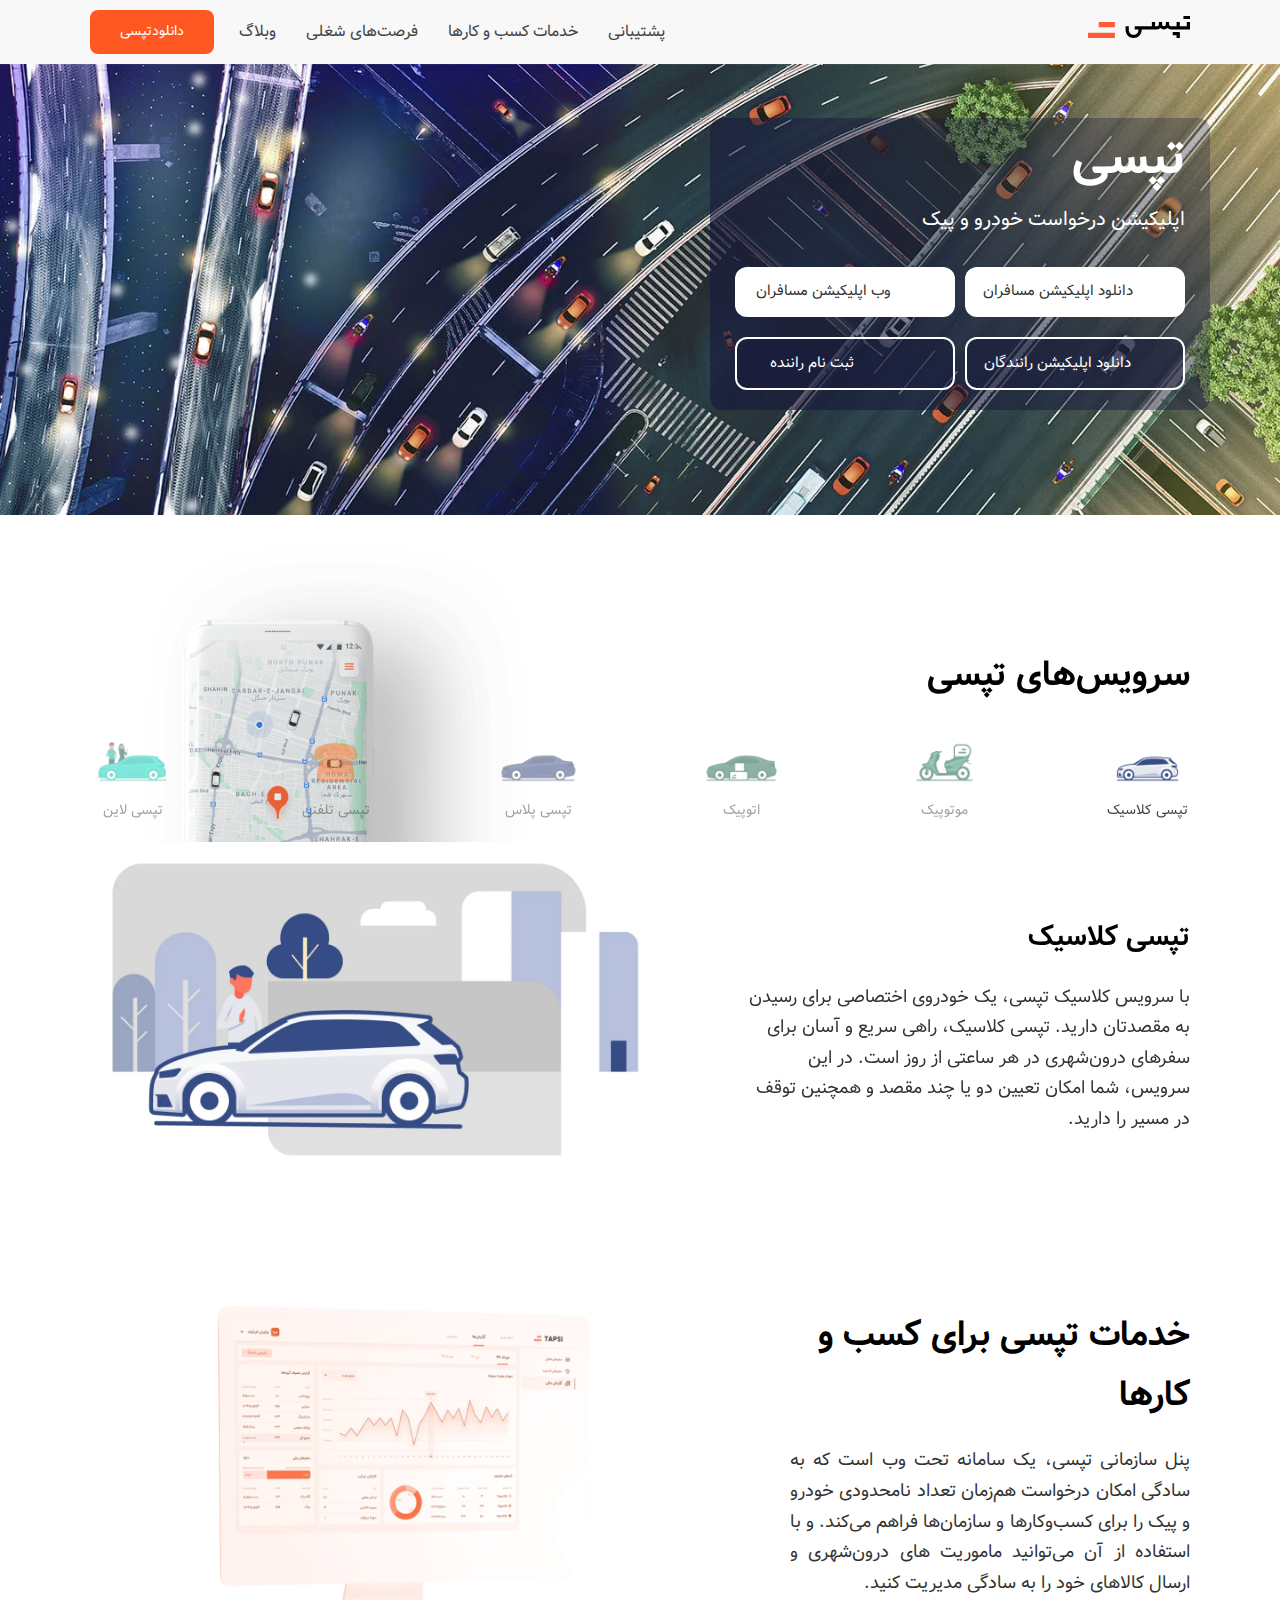
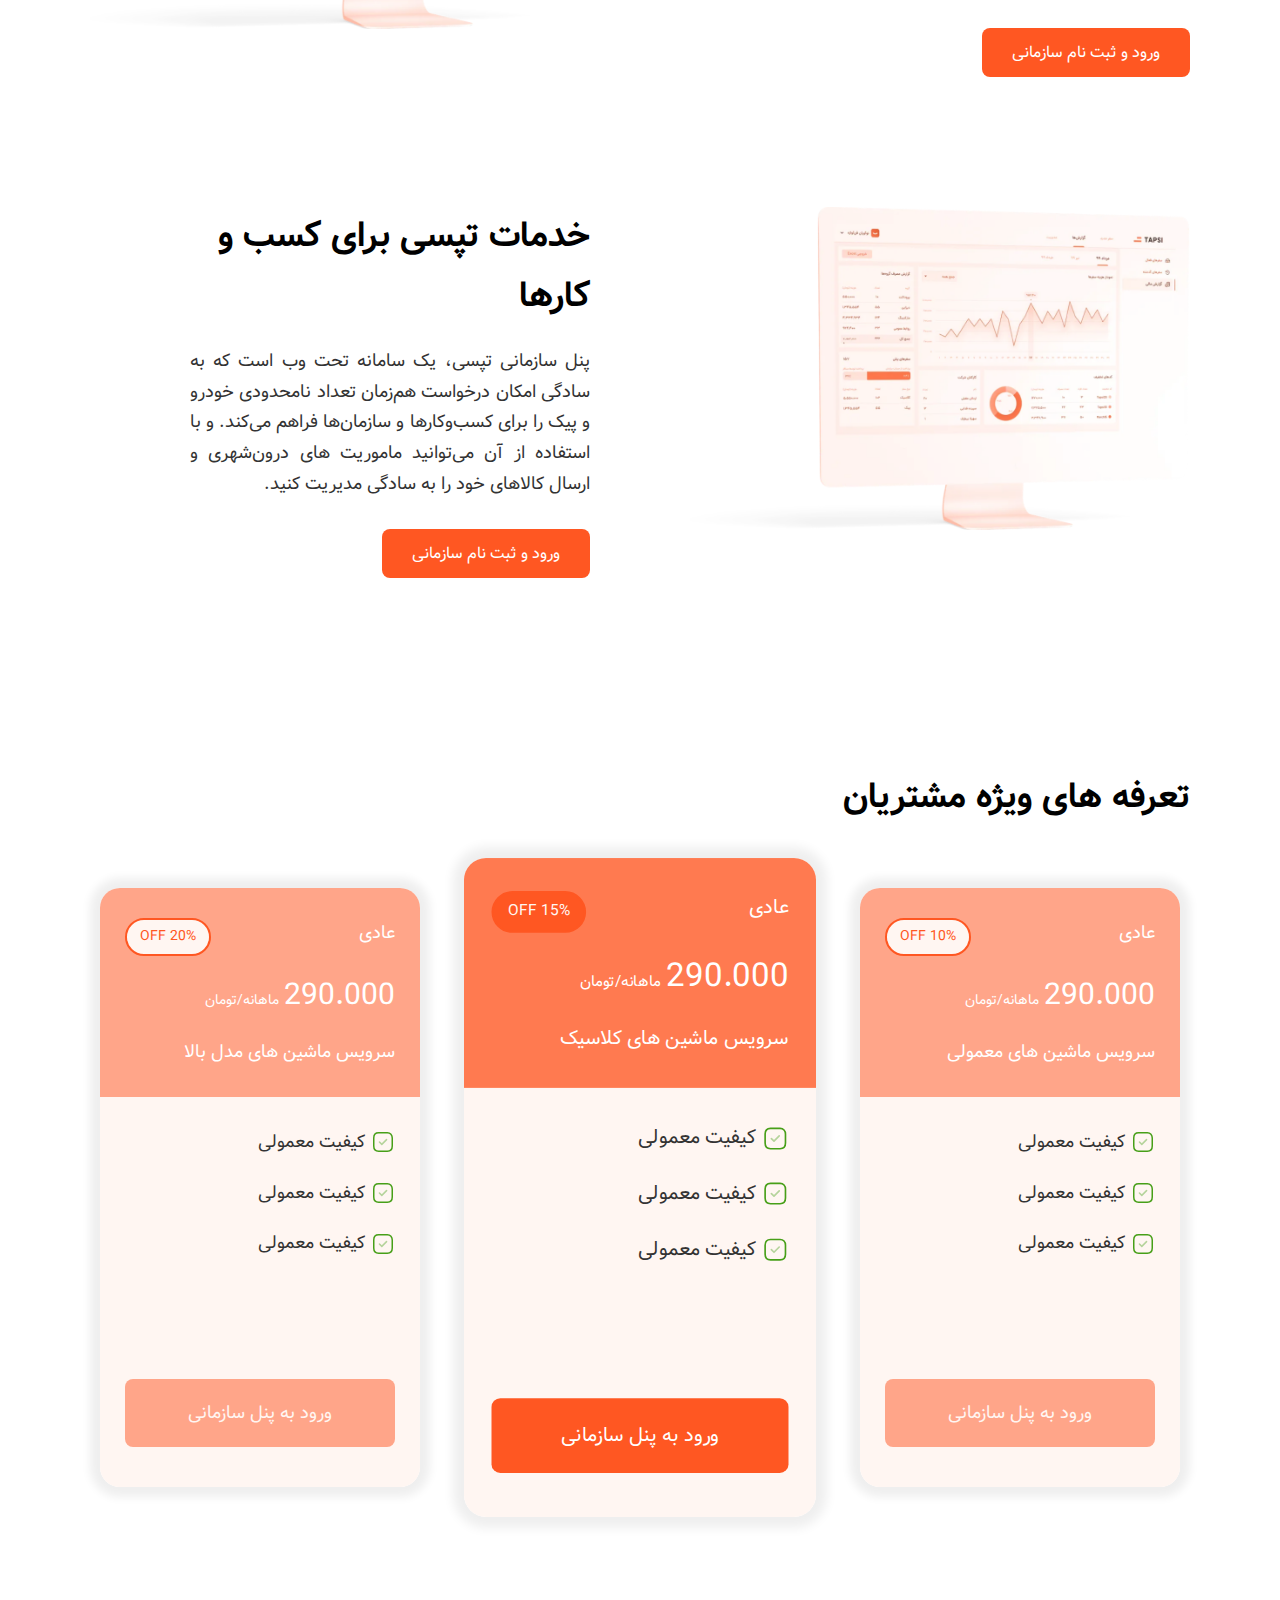
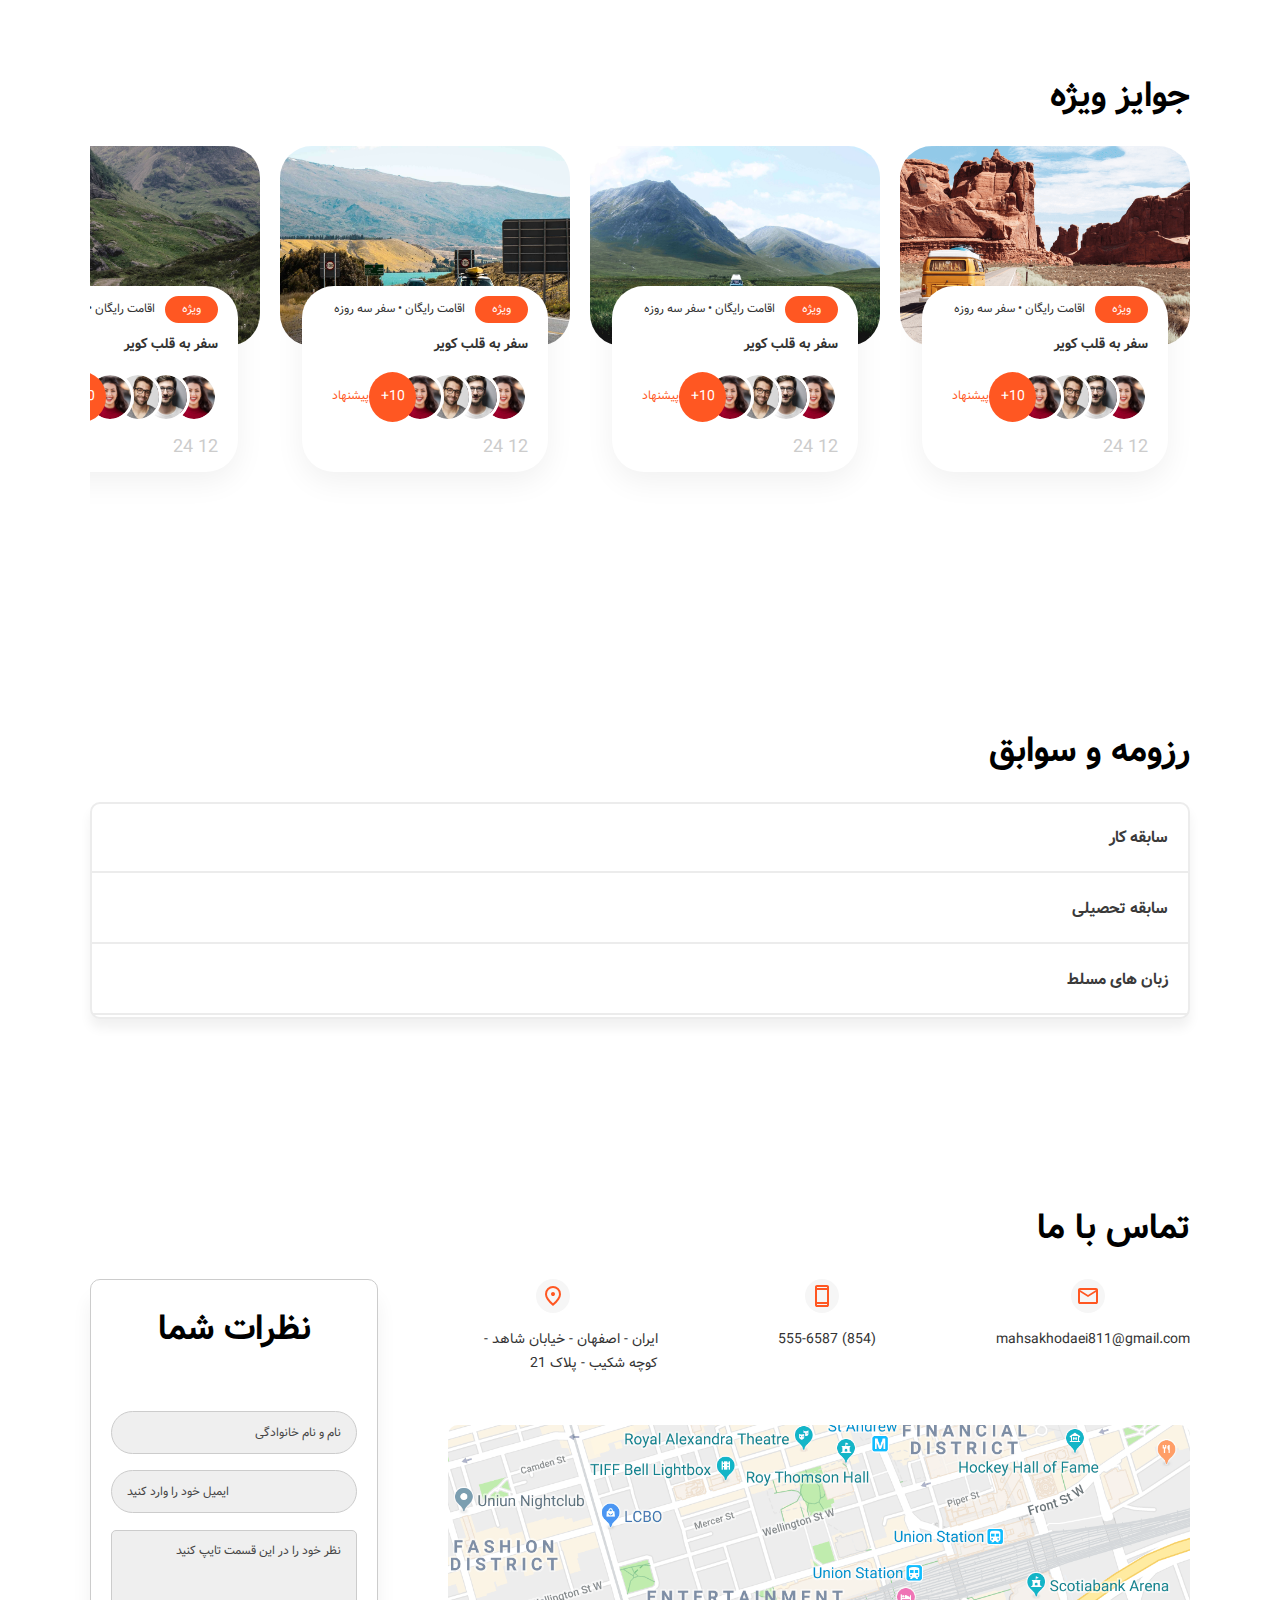
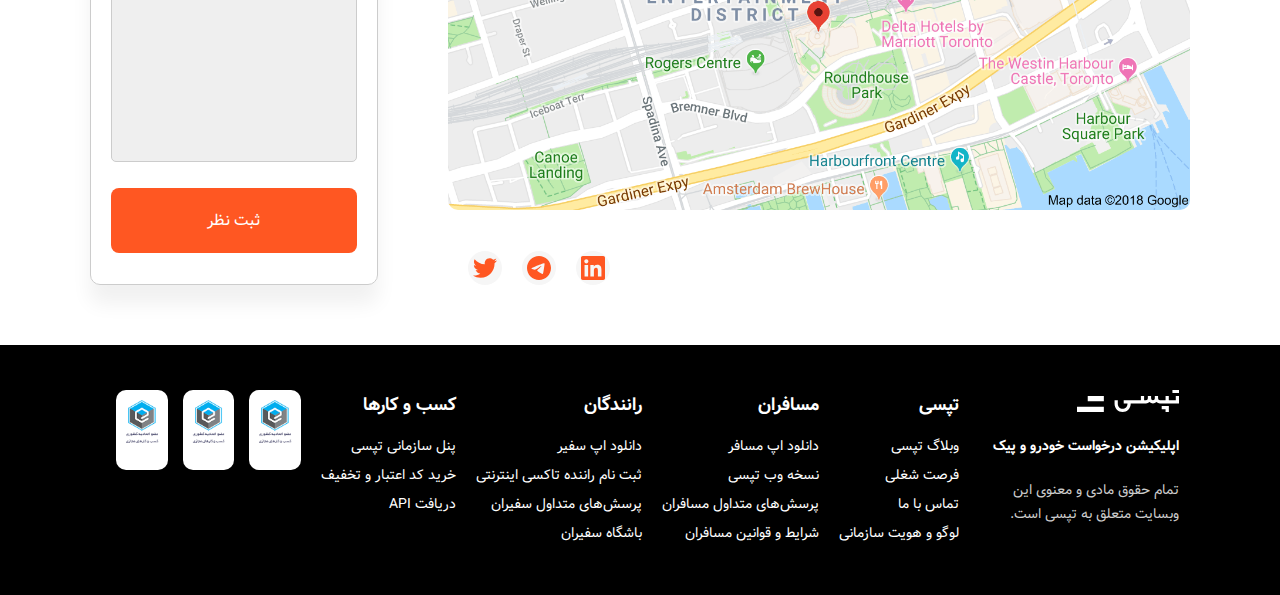
<file: index.html>
<!DOCTYPE html>
<html lang="en" dir="rtl">
  <head>
    <meta charset="UTF-8" />
    <meta http-equiv="X-UA-Compatible" content="IE=edge" />
    <meta name="viewport" content="width=device-width, initial-scale=1.0" />
    <link rel="stylesheet" href="./css/fonts.css" />
    <link rel="stylesheet" href="./css/style.css" />
    <link href="https://unpkg.com/aos@2.3.1/dist/aos.css" rel="stylesheet" />
    <link
      rel="stylesheet"
      href="https://cdnjs.cloudflare.com/ajax/libs/font-awesome/6.0.0-beta2/css/all.min.css"
      integrity="sha512-YWzhKL2whUzgiheMoBFwW8CKV4qpHQAEuvilg9FAn5VJUDwKZZxkJNuGM4XkWuk94WCrrwslk8yWNGmY1EduTA=="
      crossorigin="anonymous"
      referrerpolicy="no-referrer"
    />
    <title>Tapsi Demo</title>
  </head>
  <body>
    <!-- header -->
    <header class="main-header">
      <nav class="nav container">
        <a href="">
          <img src="./assets/images/logo.svg" alt="" />
        </a>
        <div class="nav__toggler">
          <div class="bar bar-one"></div>
          <div class="bar bar-two"></div>
          <div class="bar bar-three"></div>
        </div>
        <ul class="list nav__list">
          <li class="nav__item"><a href="#">پشتیبانی</a></li>
          <li class="nav__item"><a href="#">خدمات کسب و کار‌ها</a></li>
          <li class="nav__item"><a href="#">فرصت‌های شغلی</a></li>
          <li class="nav__item"><a href="#">وبلاگ</a></li>
          <li class="nav__item cta">
            <a href="#" class="btn btn--primary btn--block">دانلودتپسی</a>
          </li>
        </ul>
      </nav>
    </header>
    <!-- hero header -->
    <section class="hero-section">
      <picture>
        <source
          srcset="./assets/images/banner.webp"
          type="image/webp"
          media="(min-width: 768px)"
        />
        <source
          srcset="./assets/images/banner.jpg"
          type="image/jpg"
          media="(min-width: 768px)"
        />
        <source
          srcset="./assets/images/banner-mobile.webp"
          type="image/webp"
          media="(max-width: 768px)"
        />
        <source
          srcset="./assets/images/banner-mobile.jpg"
          type="image/jpg"
          media="(max-width: 768px)"
        />
        <img alt="banner" src="./assets/images/banner.jpg" class="banner-img" />
      </picture>

      <picture>
        <source
          srcset="./assets/images/mockup-phone.png"
          type="image/png"
          media="(min-width: 1024px)"
        />
        <source
          srcset="./assets/images/mockup-phone.webp"
          type="image/webp"
          media="(min-width: 1024px)"
        />
        <img alt="banner mobile" class="banner-phone" />
      </picture>

      <div class="hero-wrapper container">
        <div class="intro-btn">
          <h1>تپسی</h1>
          <h2>اپلیکیشن درخواست خودرو و پیک</h2>
          <div class="intro-wrapper">
            <div class="intro-btn__passenger">
              <span class="icon">
                <i class="fas fa-cloud-download-alt"></i>
              </span>
              <p>دانلود اپلیکیشن مسافران</p>
            </div>
            <div class="intro-btn__passenger">
              <span class="icon">
                <i class="fas fa-cloud-download-alt"></i>
              </span>
              <p>وب اپلیکیشن مسافران</p>
            </div>
            <div class="intro-btn__passenger driver-intro">
              <span class="icon">
                <i class="fas fa-cloud-download-alt"></i>
              </span>
              <p>دانلود اپلیکیشن رانندگان</p>
            </div>
            <div class="intro-btn__passenger driver-intro">
              <span class="icon">
                <i class="fas fa-car"></i>
              </span>
              <p>ثبت نام راننده</p>
            </div>
          </div>
        </div>
      </div>
    </section>
    <!-- services -->
    <section
      class="services container block"
      data-aos="fade-up"
      data-aos-duration="1000"
      data-aos-easing="ease-in-out"
    >
      <h2 class="services__title block-heading">سرویس‌های تپسی</h2>

      <div class="services__tabs">
        <a class="tab active" data-tab-target="nav-classic-tab">
          <img src="assets/images/cc-classic.png" />
          <p>تپسی کلاسیک</p>
        </a>
        <a class="tab" data-tab-target="nav-motopeyk-tab">
          <img src="assets/images/cc-motopeyk.png" />
          <p>موتوپیک</p>
        </a>
        <a class="tab" data-tab-target="nav-autopeyk-tab">
          <img src="assets/images/cc-autopeyk.png" />
          <p>اتوپیک</p>
        </a>
        <a class="tab" data-tab-target="nav-plus-tab">
          <img src="assets/images/cc-plus.png" />
          <p>تپسی پلاس</p>
        </a>
        <a class="tab" data-tab-target="nav-tel-tab">
          <img src="assets/images/cc-tel.png" />
          <p>تپسی تلفنی</p>
        </a>
        <a class="tab" data-tab-target="nav-line-tab">
          <img src="assets/images/cc-line.png" />
          <p>تپسی لاین</p>
        </a>
      </div>

      <div class="container">
        <div class="tab-content active charge" id="nav-classic-tab">
          <div class="feature__image">
            <img src="./assets/images/illus-classic.webp" alt="" />
          </div>
          <div class="feature__detail">
            <h3 class="feature__title">تپسی کلاسیک</h3>
            <p class="feature__text">
              با سرویس کلاسیک تپسی، یک خودروی اختصاصی برای رسیدن به مقصدتان
              دارید. تپسی کلاسیک، راهی سریع و آسان برای سفرهای درون‌شهری در هر
              ساعتی از روز است. در این سرویس، شما امکان تعیین دو یا چند مقصد و
              همچنین توقف در مسیر را دارید.
            </p>
          </div>
        </div>
        <div class="tab-content charge" id="nav-motopeyk-tab">
          <div class="feature__image">
            <img src="./assets/images/illus-motopeyk.webp" alt="" />
          </div>
          <div class="feature__detail">
            <h3 class="feature__title">موتوپیک</h3>
            <p class="feature__text">
              با استفاده از سرویس موتوپیک، بسته‌ها و مرسولاتتان با پیک موتور به
              مقصد ارسال می‌شوند. این سرویس مناسب زمانی است که می‌خواهید مرسوله
              سریع‌تر به مقصد برسد. در این سرویس، شما می‌توانید مسیر رسیدن
              مرسوله‌تان به مقصد را به صورت لحظه‌ای روی نقشه دنبال کنید.
            </p>
          </div>
        </div>
        <div class="tab-content charge" id="nav-autopeyk-tab">
          <div class="feature__image">
            <img src="./assets/images/illus-autopeyk.webp" alt="" />
          </div>
          <div class="feature__detail">
            <h3 class="feature__title">اتوپیک</h3>
            <p class="feature__text">
              اتوپیک سرویسی برای ارسال بسته‌های شما با خودرو است. این سرویس،
              برای زمانی مناسب است که بسته‌های شما، با موتور قابل ارسال نیستند و
              یا در حین جابجایی، نیاز به مراقبت بیشتری دارند. در این سرویس نیز
              امکان رصد لحظه ‌به لحظه موقعیت مکانی مرسوله تا زمان رسیدن به مقصد
              فراهم است.
            </p>
          </div>
        </div>
        <div class="tab-content charge" id="nav-plus-tab">
          <div class="feature__image">
            <img src="./assets/images/illus-plus.webp" alt="" />
          </div>
          <div class="feature__detail">
            <h3 class="feature__title">تپسی پلاس</h3>
            <p class="feature__text">
              در سرویس پلاس تاکسی اینترنتی تپسی، خودرویی با مدل بالاتر و عمر
              کمتر، به دنبال شما خواهد آمد. همچنین، رانندگان این سرویس بالاترین
              امتیاز را از مسافران دریافت کرده‌اند. در این سرویس که در حال حاضر
              در تهران فعال است، امکان تعیین چند مقصد یا توقف در حین سفر، وجود
              دارد.
            </p>
          </div>
        </div>
        <div class="tab-content charge" id="nav-tel-tab">
          <div class="feature__image">
            <img src="./assets/images/illus-tel.webp" alt="" />
          </div>
          <div class="feature__detail">
            <h3 class="feature__title">تپسی تلفنی</h3>
            <p class="feature__text">
              سرویس تپسی تلفنی یا ۱۶۳۰، این امکان را به شما می‌دهد که بدون نیاز
              به اینترنت و اپلیکیشن، درخواست خودرو بدهید. این سرویس تاکسی تلفنی
              مناسب زمانی است که به هر دلیلی دسترسی به اینترنت یا اپلیکیشن
              ندارید. همچنین سرویس تلفنی تپسی، راه حلی مناسب برای افرادی است که
              کار کردن با اپلیکیشن‌های موبایلی برایشان راحت نیست.
            </p>
          </div>
        </div>
        <div class="tab-content charge" id="nav-hamyar-tab">
          <div class="feature__image">
            <img src="./assets/images/illus-hamyar.webp" alt="" />
          </div>
          <div class="feature__detail">
            <h3 class="feature__title">همیار</h3>
            <p class="feature__text">
              سرویس همیار تپسی، به جای شما خرید می‌کند. کافیست فروشگاه مورد نظر
              خود را به عنوان مبدا مشخص کرده و لیست خریدتان را داخل اپ وارد
              کنید. این خرید‌ها می‌تواند از سوپرمارکت یا داروخانه مورد نظر شما
              باشند.
            </p>
          </div>
        </div>
        <div class="tab-content charge" id="nav-line-tab">
          <div class="feature__image">
            <img src="./assets/images/illus-line.webp" alt="" />
          </div>
          <div class="feature__detail">
            <h3 class="feature__title">تپسی لاین</h3>
            <p class="feature__text">
              تپسی لاین سرویسی است که امکان سفر اشتراکی را برایتان فراهم می‌کند.
              در این سرویس شما با مسافر دیگری که هم‌مسیرتان است، هم‌سفر خواهید
              بود و هزینه سفرتان تقسیم می‌شود. این سرویس در حال حاضر به دلیل
              شرایط همه‌گیری بیماری کرونا از دسترس خارج شده اما با بهبود شرایط
              می‌توانید از سرویس لاین استفاده کنید.
            </p>
          </div>
        </div>
      </div>
    </section>
    <!-- feature -->
    <section class="feature container block charge">
      <div class="feature__image">
        <img src="/assets/images/i-mac-1.png" alt="" />
      </div>
      <div class="feature__detail">
        <h2 class="feature__title">خدمات تپسی برای کسب و کارها</h2>
        <p class="feature__text">
          پنل سازمانی تپسی، یک سامانه تحت وب است که به سادگی امکان درخواست
          هم‌زمان تعداد نامحدودی خودرو و پیک را برای کسب‌وکارها و سازمان‌ها
          فراهم می‌کند. و با استفاده از آن می‌توانید ماموریت های درون‌شهری و
          ارسال کالاهای خود را به سادگی مدیریت کنید.
        </p>
        <button class="btn btn--primary">ورود و ثبت نام سازمانی</button>
      </div>
    </section>
    <section class="feature container block">
      <div class="feature__image">
        <img src="/assets/images/i-mac-1.png" alt="" />
      </div>
      <div class="feature__detail">
        <h2 class="feature__title">خدمات تپسی برای کسب و کارها</h2>
        <p class="feature__text">
          پنل سازمانی تپسی، یک سامانه تحت وب است که به سادگی امکان درخواست
          هم‌زمان تعداد نامحدودی خودرو و پیک را برای کسب‌وکارها و سازمان‌ها
          فراهم می‌کند. و با استفاده از آن می‌توانید ماموریت های درون‌شهری و
          ارسال کالاهای خود را به سادگی مدیریت کنید.
        </p>
        <button class="btn btn--primary">ورود و ثبت نام سازمانی</button>
      </div>
    </section>
    <!-- plan -->
    <section class="container block">
      <h2 class="block-heading">تعرفه های ویژه مشتریان</h2>
      <div class="block-plan">
        <div class="plan">
          <div class="card card--secondary">
            <header class="card__header">
              <span class="paln__introduction">
                <span class="plan__name">عادی</span>
                <span class="badge">10% OFF</span>
              </span>
              <span class="plan__price">290.000</span>
              <span class="plan__billing-cycle">ماهانه/تومان</span>
              <span class="plan__discription">سرویس ماشین های معمولی</span>
            </header>
            <div class="card__body">
              <ul class="list list--tick">
                <li class="list__item">کیفیت معمولی</li>
                <li class="list__item">کیفیت معمولی</li>
                <li class="list__item">کیفیت معمولی</li>
              </ul>
              <button class="btn btn--secondary btn--block">
                ورود به پنل سازمانی
              </button>
            </div>
          </div>
        </div>

        <div class="plan plan--popular">
          <div class="card card--primary">
            <header class="card__header">
              <span class="paln__introduction">
                <span class="plan__name">عادی</span>
                <span class="badge badge--primary">15% OFF</span>
              </span>
              <span class="plan__price">290.000</span>
              <span class="plan__billing-cycle">ماهانه/تومان</span>
              <span class="plan__discription">سرویس ماشین های کلاسیک</span>
            </header>
            <div class="card__body">
              <ul class="list list--tick">
                <li class="list__item">کیفیت معمولی</li>
                <li class="list__item">کیفیت معمولی</li>
                <li class="list__item">کیفیت معمولی</li>
              </ul>
              <button class="btn btn--primary btn--block">
                ورود به پنل سازمانی
              </button>
            </div>
          </div>
        </div>

        <div class="plan">
          <div class="card card--secondary">
            <header class="card__header">
              <span class="paln__introduction">
                <span class="plan__name">عادی</span>
                <span class="badge">20% OFF</span>
              </span>
              <span class="plan__price">290.000</span>
              <span class="plan__billing-cycle">ماهانه/تومان</span>
              <span class="plan__discription">سرویس ماشین های مدل بالا</span>
            </header>
            <div class="card__body">
              <ul class="list list--tick">
                <li class="list__item">کیفیت معمولی</li>
                <li class="list__item">کیفیت معمولی</li>
                <li class="list__item">کیفیت معمولی</li>
              </ul>
              <button class="btn btn--secondary btn--block">
                ورود به پنل سازمانی
              </button>
            </div>
          </div>
        </div>
      </div>
    </section>
    <!-- travell -->
    <section class="container block">
      <h2 class="block-heading">جوایز ویژه</h2>
      <div class="travell">
        <div class="travell__slides">
          <div class="travell__slide">
            <div class="slide__img">
              <img src="./assets/images/travell.png" alt="travell image" />
            </div>
            <div class="slide__detail">
              <div class="slide__header">
                <span class="badge badge--primary">ویژه</span>
                <p>اقامت رایگان &bull; سفر سه روزه</p>
              </div>
              <p class="slide__title">سفر به قلب کویر</p>
              <div class="avatar-group">
                <div class="avatar">
                  <img src="./assets/images/avatar-1.jpg" alt="avatar-1" />
                </div>
                <div class="avatar">
                  <img src="./assets/images/avatar-2.jpeg" alt="avatar-2" />
                </div>
                <div class="avatar">
                  <img src="./assets/images/avatar-3.jpg" alt="avatar-3" />
                </div>
                <div class="avatar">
                  <img src="./assets/images/avatar-1.jpg" alt="avatar-1" />
                </div>
                <div class="hidden-avatars">10+</div>
                <span class="slide__suggest">پیشنهاد</span>
              </div>
              <div class="slide__icons">
                <div class="">
                  <i class="fas fa-heart"></i>
                  <span>12</span>
                  <i class="far fa-eye"></i>
                  <span>24</span>
                </div>
                <div>
                  <i class="far fa-edit"></i>
                  <i class="far fa-trash-alt"></i>
                </div>
              </div>
            </div>
          </div>

          <div class="travell__slide">
            <div class="slide__img">
              <img src="./assets/images/travell-2.jpg" alt="travell image" />
            </div>
            <div class="slide__detail">
              <div class="slide__header">
                <span class="badge badge--primary">ویژه</span>
                <p>اقامت رایگان &bull; سفر سه روزه</p>
              </div>
              <p class="slide__title">سفر به قلب کویر</p>
              <div class="avatar-group">
                <div class="avatar">
                  <img src="./assets/images/avatar-1.jpg" alt="avatar-1" />
                </div>
                <div class="avatar">
                  <img src="./assets/images/avatar-2.jpeg" alt="avatar-2" />
                </div>
                <div class="avatar">
                  <img src="./assets/images/avatar-3.jpg" alt="avatar-3" />
                </div>
                <div class="avatar">
                  <img src="./assets/images/avatar-1.jpg" alt="avatar-1" />
                </div>
                <div class="hidden-avatars">10+</div>
                <span class="slide__suggest">پیشنهاد</span>
              </div>
              <div class="slide__icons">
                <div class="">
                  <i class="fas fa-heart"></i>
                  <span>12</span>
                  <i class="far fa-eye"></i>
                  <span>24</span>
                </div>
                <div>
                  <i class="far fa-edit"></i>
                  <i class="far fa-trash-alt"></i>
                </div>
              </div>
            </div>
          </div>

          <div class="travell__slide">
            <div class="slide__img">
              <img src="./assets/images/travell-3.jpg" alt="travell image" />
            </div>
            <div class="slide__detail">
              <div class="slide__header">
                <span class="badge badge--primary">ویژه</span>
                <p>اقامت رایگان &bull; سفر سه روزه</p>
              </div>
              <p class="slide__title">سفر به قلب کویر</p>
              <div class="avatar-group">
                <div class="avatar">
                  <img src="./assets/images/avatar-1.jpg" alt="avatar-1" />
                </div>
                <div class="avatar">
                  <img src="./assets/images/avatar-2.jpeg" alt="avatar-2" />
                </div>
                <div class="avatar">
                  <img src="./assets/images/avatar-3.jpg" alt="avatar-3" />
                </div>
                <div class="avatar">
                  <img src="./assets/images/avatar-1.jpg" alt="avatar-1" />
                </div>
                <div class="hidden-avatars">10+</div>
                <span class="slide__suggest">پیشنهاد</span>
              </div>
              <div class="slide__icons">
                <div class="">
                  <i class="fas fa-heart"></i>
                  <span>12</span>
                  <i class="far fa-eye"></i>
                  <span>24</span>
                </div>
                <div>
                  <i class="far fa-edit"></i>
                  <i class="far fa-trash-alt"></i>
                </div>
              </div>
            </div>
          </div>

          <div class="travell__slide">
            <div class="slide__img">
              <img src="./assets/images/travell-4.jpg" alt="travell image" />
            </div>
            <div class="slide__detail">
              <div class="slide__header">
                <span class="badge badge--primary">ویژه</span>
                <p>اقامت رایگان &bull; سفر سه روزه</p>
              </div>
              <p class="slide__title">سفر به قلب کویر</p>
              <div class="avatar-group">
                <div class="avatar">
                  <img src="./assets/images/avatar-1.jpg" alt="avatar-1" />
                </div>
                <div class="avatar">
                  <img src="./assets/images/avatar-2.jpeg" alt="avatar-2" />
                </div>
                <div class="avatar">
                  <img src="./assets/images/avatar-3.jpg" alt="avatar-3" />
                </div>
                <div class="avatar">
                  <img src="./assets/images/avatar-1.jpg" alt="avatar-1" />
                </div>
                <div class="hidden-avatars">10+</div>
                <span class="slide__suggest">پیشنهاد</span>
              </div>
              <div class="slide__icons">
                <div class="">
                  <i class="fas fa-heart"></i>
                  <span>12</span>
                  <i class="far fa-eye"></i>
                  <span>24</span>
                </div>
                <div>
                  <i class="far fa-edit"></i>
                  <i class="far fa-trash-alt"></i>
                </div>
              </div>
            </div>
          </div>
        </div>
      </div>
    </section>
    <!-- accordion -->
    <section class="container block">
      <h2 class="block-heading">رزومه و سوابق</h2>
      <div class="accordion-wrapper">
        <div class="accordion">
          <header class="accordion__header">
            <h2 class="accordion__heading">سابقه کار</h2>
            <span>
              <i class="fas fa-chevron-circle-left"></i>
            </span>
          </header>
          <div class="accordion__content">
            <p>
              ورم ایپسوم متن ساختگی با تولید سادگی نامفهوم از صنعت چاپ و با
              استفاده از طراحان گرافیک است. چاپگرها و متون بلکه روزنامه و مجله
              در ستون و سطرآنچنان که لازم است و برای شرایط فعلی تکنولوژی مورد
              نیاز و کاربردهای متنوع با هدف بهبود ابزارهای کاربردی می باشد.
            </p>
          </div>
        </div>
        <div class="accordion">
          <header class="accordion__header">
            <h2 class="accordion__heading">سابقه تحصیلی</h2>
            <span>
              <i class="fas fa-chevron-circle-left"></i>
            </span>
          </header>
          <div class="accordion__content">
            <p>
              ورم ایپسوم متن ساختگی با تولید سادگی نامفهوم از صنعت چاپ و با
              استفاده از طراحان گرافیک است. چاپگرها و متون بلکه روزنامه و مجله
              در ستون و سطرآنچنان که لازم است و برای شرایط فعلی تکنولوژی مورد
              نیاز و کاربردهای متنوع با هدف بهبود ابزارهای کاربردی می باشد.
            </p>
          </div>
        </div>
        <div class="accordion">
          <header class="accordion__header">
            <h2 class="accordion__heading">زبان های مسلط</h2>
            <span>
              <i class="fas fa-chevron-circle-left"></i>
            </span>
          </header>
          <div class="accordion__content">
            <p>
              ورم ایپسوم متن ساختگی با تولید سادگی نامفهوم از صنعت چاپ و با
              استفاده از طراحان گرافیک است. چاپگرها و متون بلکه روزنامه و مجله
              در ستون و سطرآنچنان که لازم است و برای شرایط فعلی تکنولوژی مورد
              نیاز و کاربردهای متنوع با هدف بهبود ابزارهای کاربردی می باشد.
            </p>
          </div>
        </div>
      </div>
    </section>
    <!-- contact us -->
    <section class="container block">
      <h2 class="block-heading">تماس با ما</h2>
      <div class="contact-us">
        <div class="contact-us__social">
          <span class="icon-container">
            <svg class="icon">
              <use xlink:href="/assets/images/svg-sprite.svg#linkedin"></use>
            </svg>
          </span>
          <span class="icon-container">
            <svg class="icon">
              <use xlink:href="/assets/images/svg-sprite.svg#telegram"></use>
            </svg>
          </span>
          <span class="icon-container">
            <svg class="icon">
              <use xlink:href="/assets/images/svg-sprite.svg#twitter"></use>
            </svg>
          </span>
        </div>

        <div class="contact-us__icons">
          <div class="icon-holder">
            <span class="icon-holder__label">mahsakhodaei811@gmail.com</span>
            <span class="icon-container">
              <svg class="icon">
                <use xlink:href="/assets/images/svg-sprite.svg#mail"></use>
              </svg>
            </span>
          </div>
          <div class="icon-holder">
            <span class="icon-holder__label">(854) 555-6587</span>
            <span class="icon-container">
              <svg class="icon">
                <use
                  xlink:href="/assets/images/svg-sprite.svg#smartphone"
                ></use>
              </svg>
            </span>
          </div>
          <div class="icon-holder">
            <span class="icon-holder__label"
              >ایران - اصفهان - خیابان شاهد - کوچه شکیب - پلاک 21</span
            >
            <span class="icon-container">
              <svg class="icon">
                <use xlink:href="/assets/images/svg-sprite.svg#location"></use>
              </svg>
            </span>
          </div>
        </div>

        <div class="contact-us__map">
          <img src="./assets/images/map.png" alt="location us" />
        </div>

        <div class="contact-us__form">
          <div class="form-wrapper">
            <h3>نظرات شما</h3>
            <form>
              <input type="text" placeholder="نام و نام خانوادگی" />
              <input
                type="email"
                placeholder="ایمیل خود را وارد کنید"
                dir="ltr"
              />
              <textarea
                rows="10"
                placeholder="نظر خود را در این قسمت تایپ کنید"
              ></textarea>
              <button class="btn btn--primary" type="submit">ثبت نظر</button>
            </form>
          </div>
        </div>
      </div>
    </section>

    <!-- footer -->
    <footer class="main-footer">
      <div class="container footer">
        <div class="footer__item">
          <a href=""
            ><img
              src="./assets/images/tapsi-logo-white.svg"
              alt="logo footer"
            />
          </a>
          <h3>اپلیکیشن درخواست خودرو و پیک</h3>
          <p class="copy-right">
            تمام حقوق مادی و معنوی این وبسایت متعلق به تپسی است.
          </p>
        </div>
        <div class="footer__item">
          <h6>تپسی</h6>
          <a href="">وبلاگ تپسی</a>
          <a href="">فرصت شغلی</a>
          <a href="">تماس با ما</a>
          <a href="">لوگو و هویت سازمانی</a>
        </div>
        <div class="footer__item">
          <h6>مسافران</h6>
          <a href="">دانلود اپ مسافر</a>
          <a href="">نسخه وب تپسی</a>
          <a href="">پرسش‌های متداول مسافران</a>
          <a href="">شرایط و قوانین مسافران</a>
        </div>
        <div class="footer__item">
          <h6>رانندگان</h6>
          <a href="">دانلود اپ سفیر</a>
          <a href="">ثبت نام راننده تاکسی اینترنتی</a>
          <a href="">پرسش‌های متداول سفیران</a>
          <a href="">باشگاه سفیران</a>
        </div>
        <div class="footer__item">
          <h6>کسب و کارها</h6>
          <a href="">پنل سازمانی تپسی</a>
          <a href="">خرید کد اعتبار و تخفیف</a>
          <a href="">دریافت API</a>
        </div>
        <div class="footer__item enemad">
          <div class="footer__enemad">
            <img src="./assets/images/enemad.png" alt="" />
          </div>
          <div class="footer__enemad">
            <img src="./assets/images/enemad.png" alt="" />
          </div>
          <div class="footer__enemad">
            <img src="./assets/images/enemad.png" alt="" />
          </div>
        </div>
      </div>
    </footer>

    <script src="./js/main.js"></script>
    <script src="https://unpkg.com/aos@2.3.1/dist/aos.js"></script>
    <script>
      AOS.init();
    </script>
  </body>
</html>
</file>
<file: css/fonts.css>
@font-face {
  font-family: "vazir";
  font-weight: 400;
  font-style: normal;
  src: url("../assets/fonts/Vazir.woff") format("woff");
}

@font-face {
  font-family: "vazir";
  font-weight: 700;
  font-style: normal;
  src: url("../assets/fonts/Vazir-Bold.woff") format("woff");
}

body, button{
    font-family: 'vazir';
}
</file>
<file: css/style.css>
/* Reset css */

*,
*::after,
*::before {
  box-sizing: border-box;
  margin: 0;
  padding: 0;
}

/* Root variable */
:root {
  --color-primary: #ff5722;
  --color-primary-light: #ff7a50;
  --color-secondary-light: #fff6f2;
  --color-secondary-dark: #ffa589;
  --color-navbar: #f8f8f8;
  --color-headings: #000;
  --color-body: #333333;
  --color-white: #fff;
  --avatar-size: 50px;
}
html {
  font-size: 62.5%;
}

body {
  color: var(--color-body);
  font-size: 1.4rem;
  line-height: 1.7;
}

h1,
h2,
h3 {
  color: var(--color-headings);
}
h1 {
  font-size: 2.5rem;
}
h2,
h3 {
  font-size: 2.2rem;
  margin-bottom: 1.5rem;
}
@media screen and (min-width: 1024px) {
  body {
    font-size: 1.8rem;
  }
  h1 {
    font-size: 5rem;
  }
  h2,
  h3 {
    font-size: 3.5rem;
    margin-bottom: 2rem;
  }
}
/* button */
.btn {
  outline: none;
  border: 0ch;
  cursor: pointer;
  padding: 2rem 2.5rem;
  border-radius: 8px;
  text-align: center;
  white-space: nowrap;
  font-size: 1.4rem;
  margin: 1rem 0;
}

.btn--primary {
  color: var(--color-white);
  background-color: var(--color-primary);
}
.btn--secondary {
  background-color: var(--color-secondary-dark);
  color: var(--color-secondary-light);
}

.btn--block {
  width: 100%;
  font-size: 1.6rem;
}

@media screen and (min-width: 1024px) {
  .btn {
    font-size: 1.6rem;
  }
  .btn--block {
    font-size: 2rem;
  }
}

/* badge */
.badge {
  border: 2px solid var(--color-primary);
  border-radius: 32px;
  font-size: 1.2rem;
  padding: 0.5rem 1.3rem;
  text-transform: uppercase;
  color: var(--color-primary);
  background-color: var(--color-secondary-light);
}

.badge--primary {
  color: var(--color-secondary-light);
  background-color: var(--color-primary);
}
@media screen and (min-width: 1024px) {
  .badge {
    font-size: 1.4rem;
  }
}

/* list */

.list {
  list-style: none;
  font-size: 1.6rem;
}
.list--inline .list__item {
  display: inline-block;
  margin-left: 2rem;
}
/* .list--tick .list__item::before {
  content: "";
  width: 20px;
  height: 20px;
  background: url(../assets/images/Tick-Square.svg) no-repeat;
  padding-right: 3rem;
} */
.list--tick .list__item {
  background: url(../assets/images/Tick-Square.svg) no-repeat right center;
  padding-right: 3rem;
  margin-bottom: 1.5rem;
}
@media screen and (min-width: 1024px) {
  .list {
    font-size: 1.8rem;
  }
  .list--tick .list__item {
    margin-bottom: 2rem;
  }
}

/* Plan */
.block-plan {
  display: grid;
  gap: 8rem 6rem;
  justify-content: center;
  grid-template-columns: repeat(auto-fit, minmax(250px, 320px));
  margin-top: 6rem;
}
.plan {
  font-size: 1.8rem;
  transition: all 0.5s ease-in-out;
}
.card {
  border-radius: 20px;
  overflow: hidden;
  box-shadow: 0 0 10px 10px #efefef;
}
.card--primary .card__header {
  background: var(--color-primary-light);
}
.card--secondary .card__header {
  background: var(--color-secondary-dark);
}
.card__header,
.card__body {
  padding: 3rem 2.5rem;
}
.card__header {
  background: var(--color-secondary-dark);
  color: var(--color-white);
}
.card__body {
  background: var(--color-secondary-light);
}
.paln__introduction {
  display: flex;
  justify-content: space-between;
  margin-bottom: 1.5rem;
}
.plan__price {
  font-size: 3rem;
}
.plan__billing-cycle {
  font-size: 1.4rem;
}
.plan__discription {
  display: block;
  margin-top: 1.5rem;
}
.plan .btn--block {
  font-size: 1.6rem;
  margin-top: 10rem;
}
.plan:hover {
  transform: scale(1.05);
}
.plan--popular:hover {
  transform: scale(1.15);
}
@media screen and (min-width: 1024px) {
  .plan .btn--block {
    font-size: 1.8rem;
  }
  .plan--popular {
    transform: scale(1.1);
  }
}
/* container */
.container {
  max-width: 1140px;
  margin: 0 auto;
}

/* Feature */
.feature {
  display: grid;
  justify-content: center;
  padding: 2rem;
  gap: 0rem 10rem;
}
.feature .feature__text {
  margin-bottom: 2rem;
  text-align: justify;
}
.feature__image > img {
  width: 100%;
  height: auto;
}
.feature__image {
  margin-bottom: 2rem;
}
.feature .btn {
  padding: 1.2rem 3rem;
}
@media screen and (min-width: 1024px) {
  .feature {
    grid-template-columns: repeat(2, 1fr);
    gap: 6rem 10rem;
  }
  .charge .feature__image {
    order: 1;
  }
  .feature__image {
    width: 100%;
    /* order: 1; */
    margin-bottom: 0;
  }
  .feature__details {
    order: 1;
  }
  .feature__image > img {
    width: 100%;
  }
}
/* contactUs */
.contact-us {
  display: grid;
  justify-content: center;
  gap: 3rem 4rem;
}
.contact-us__map {
  display: none;
}
.contact-us__map img {
  height: auto;
  width: 100%;
  border-radius: 10px;
}

@media screen and (min-width: 1024px) {
  .contact-us {
    grid-template-areas:
      "info form"
      "map form"
      "icons form";
    grid-template-columns: 70fr 30fr;
  }
  .contact-us__social {
    grid-area: icons;
  }
  .contact-us__map {
    grid-area: map;
    display: block;
  }
  .contact-us__form {
    grid-area: form;
    margin-right: 3rem;
  }
  .contact-us__icons {
    grid-area: info;
  }
}
/* Icons */
.icon {
  width: 24px;
  height: 24px;
}
.icon-container {
  width: 34px;
  height: 34px;
  display: flex;
  justify-content: center;
  align-items: center;
  background-color: #f6f6f6;
  border-radius: 100%;
  cursor: pointer;
}
.contact-us__icons {
  display: flex;
  flex-direction: column;
  align-items: flex-end;
}
.contact-us__icons .icon-holder {
  display: flex;
  align-items: center;
  margin-bottom: 2rem;
}

.icon-holder__label {
  margin-left: 1rem;
  display: block;
  max-width: 200px;
}

@media screen and (min-width: 1024px) {
  .contact-us__icons {
    flex-direction: row;
    justify-content: space-between;
    align-items: flex-start;
  }
  .contact-us__icons .icon-holder {
    flex-direction: column;
  }
  .icon-holder__label {
    order: 2;
    font-size: 1.4rem;
    margin-top: 1.5rem;
  }
}
/* social icons */
.contact-us__social {
  display: flex;
  justify-content: space-around;
  margin-bottom: 2.5rem;
}
@media screen and (min-width: 1024px) {
  .contact-us__social {
    justify-content: flex-end;
    margin-bottom: 0;
  }
  .contact-us__social .icon-container {
    margin-left: 2rem;
  }
}
/* form */
.form-wrapper {
  height: 100%;
  border: 1px solid #ccc;
  border-radius: 10px;
  padding: 2rem;
  box-shadow: 0 19px 20px rgba(0, 0, 0, 0.06);
}
.form-wrapper h3 {
  margin-bottom: 5.2rem;
  text-align: center;
}
.form-wrapper form {
  display: flex;
  flex-direction: column;
  justify-content: space-between;
  height: 80%;
}
input,
textarea {
  display: block;
  outline: 0;
  border: 1px solid #ccc;
}
textarea {
  resize: none;
}
.form-wrapper input,
.form-wrapper textarea {
  border-radius: 39px;
  background-color: #efefef;
  padding: 1rem 1.5rem;
  font-family: "vazir";
  margin-bottom: 1.5rem;
}
.form-wrapper input:focus,
.form-wrapper textarea:focus {
  border: 1px solid var(--color-primary);
}
.form-wrapper textarea {
  border-radius: 5px;
}
::placeholder {
  font-size: 1.2rem;
  color: #444;
  font-family: "vazir";
}
/* @media screen and (min-width: 1024px) {
  .contact-us__form{
    margin-right: 3rem;
  }
} */

/* Footer */
.main-footer {
  background-color: var(--color-headings);
  color: var(--color-white);
  min-height: 250px;
  display: flex;
  align-items: center;
}
.main-footer .footer {
  display: flex;
  flex-direction: column;
}
.footer__item {
  margin: 2rem 1rem;
}
.footer__item a {
  text-decoration: none;
  display: block;
  font-size: 1.4rem;
  color: var(--color-white);
  margin-bottom: 0.5rem;
}

.footer__item h6 {
  font-size: 1.8rem;
  font-weight: bold;
  margin-bottom: 1.5rem;
}
.footer__item h3 {
  font-size: 1.4rem;
  color: var(--color-white);
  margin-top: 1.5rem;
}
.footer__item p {
  color: #ccc;
  font-size: 1.4rem;
}
.footer__item.enemad {
  display: flex;
  flex-direction: row;
  justify-content: space-between;
}
.footer__enemad {
  background-color: var(--color-white);
  border-radius: 10px;
  padding: 1rem 0.5rem;
  max-width: 86px;
  margin-left: 1.5rem;
}
.footer__enemad img {
  width: 100%;
}

@media screen and (min-width: 768px) {
  .main-footer .footer {
    flex-direction: row;
    flex-wrap: wrap;
  }
  .footer__item {
    margin: 2rem 1rem;
  }
  .footer__enemad {
    max-height: 80px;
  }
  .footer__item {
    max-width: 200px;
  }
}

/* Navbar */
.main-header {
  background-color: var(--color-navbar);
}
.nav {
  display: flex;
  justify-content: space-between;
  align-items: center;
  flex-wrap: wrap;
  padding: 1rem 2rem;
}
.nav__list {
  width: 100%;
  display: flex;
  flex-direction: column;
  font-size: 1.4rem;
  max-height: 0;
  overflow: hidden;
  opacity: 0;
  transition: all 0.4s ease-in-out;
}
.nav.nav__expanded .nav__list {
  max-height: 100vh;
  opacity: 1;
}
.nav__item > a {
  text-decoration: none;
  color: #444;
  display: block;
  padding: 0.5rem;
}
.nav__item > a:hover {
  color: var(--color-primary);
}
.nav__item {
  margin-bottom: 1rem;
  border-bottom: 1px solid #ccc;
}
.nav__item.cta {
  font-size: 1.4rem;
  border: 0;
}
.nav__item.cta > a {
  color: var(--color-white);
  font-size: 1.4rem;
}
.nav__item .btn {
  padding: 1rem 3rem;
}

@media screen and (min-width: 768px) {
  .nav {
    padding: 0 2rem;
  }
  .nav__toggler {
    display: none;
  }
  .nav__list {
    flex-direction: row;
    align-items: center;
    width: auto;
    font-size: 1.6rem;
    opacity: 1;
    max-height: 100%;
  }
  .nav__item {
    margin-right: 2rem;
    margin-bottom: 0;
    border: 0;
  }
}
/* Toggler */
.nav__toggler {
  cursor: pointer;
}
.bar {
  width: 25px;
  height: 3px;
  background-color: #000;
  margin: 5px 0;
  border-radius: 5px;
  transition: all 0.4s ease-in-out;
}
.nav.nav__expanded .bar-one {
  transform: rotate(-45deg) translate(-9px, 8px);
  margin: 8px 0;
}
.nav.nav__expanded .bar-two {
  opacity: 0;
  transform: translateX(-20px);
}
.nav.nav__expanded .bar-three {
  transform: rotate(45deg) translate(-8px, -8px);
  margin: 8px 0;
}
.hero-section.nav__expanded .hero-wrapper {
  top: 290px;
}
/* Hero section */
.hero-section {
  width: 100%;
  /* height: 478px; */
}
.hero-section .banner-img {
  width: 100%;
  height: auto;
}
/* .hero-section img {
  width: 100%;
  height: auto;
} */
.hero-wrapper {
  position: absolute;
  top: 25px;
  left: 0;
  width: 100%;
  height: 478px;
  display: flex;
  justify-content: center;
  align-items: center;
}
.intro-btn {
  border-radius: 12px;
  background-image: linear-gradient(
    51deg,
    rgba(23, 26, 60, 0.7) 5%,
    rgba(23, 26, 60, 0.3) 95%
  );
  padding: 16px;
  display: flex;
  flex-direction: column;
  width: 270px;
}
.intro-btn h1 {
  font-size: 2.5rem;
  color: #fff;
}
.intro-btn h2 {
  font-size: 1.6rem;
  color: #fff;
  margin-bottom: 3rem;
}
.intro-btn__passenger {
  background-color: #fff;
  border-radius: 12px;
  margin-bottom: 2rem;
  padding: 12px;
  width: 220px;
  cursor: pointer;
  display: flex;
  align-items: center;
  justify-content: space-around;
}
.banner-phone {
  display: none;
  position: absolute;
  left: 10%;
  bottom: -50%;
  height: auto;
  width: 420px;
}
.intro-wrapper {
  display: flex;
  flex-direction: column;
  flex-wrap: wrap;
}

@media screen and (min-width: 768px) {
  .hero-wrapper {
    justify-content: flex-start;
    right: 0;
  }
  .intro-btn {
    width: 500px;
    max-width: 500px;
    padding: 0 25px;
  }
  .intro-btn h1 {
    font-size: 5rem;
  }
  .intro-btn h2 {
    font-size: 2rem;
    font-weight: 400;
  }
  .intro-btn__passenger p {
    font-size: 1.5rem;
  }
  .intro-btn__passenger > i {
    color: #000;
  }
  .intro-btn__passenger.driver-intro {
    border: 2px solid #fff;
    background-color: rgba(23, 26, 60, 0.5) !important;
    color: #fff;
  }
  .banner-phone {
    display: none;
  }
  .intro-wrapper {
    flex-direction: row;
    align-items: center;
    justify-content: space-between;
  }
}
@media screen and (min-width: 1024px) {
  .banner-phone {
    display: block;
    bottom: -30%;
  }
}
@media screen and (min-width: 1440px) {
  .banner-phone {
    display: block;
    left: 10%;
    bottom: -10%;
  }
}

/* SERVICES TAB */
.tab img {
  max-width: 85px;
}
.services__tabs {
  display: flex;
  flex-direction: row;
  justify-content: space-between;
  overflow: auto;
  padding: 5px 0 20px;
}
.services__tabs .tab {
  display: block;
  text-decoration: none;
  color: #444;
  display: flex;
  flex-direction: column;
  align-items: center;
  justify-content: flex-end;
  max-width: 100px;
  opacity: 0.5;
  cursor: pointer;
  transition: all 0.3s ease-out;
}
.services__tabs .tab:hover {
  opacity: 1;
}
.services__tabs .tab > p {
  margin-top: 1.5rem;
  font-size: 1.2rem;
}
.services__tabs span {
  max-width: 85px;
  max-height: 85px;
}
.services__title {
  font-size: 2rem;
  font-weight: 700;
  margin-bottom: 20px;
}

.services .feature__title {
  margin: 2rem 0 2rem;
}
.services .feature__image {
  display: none;
}
/* .tab-content {
  display: flex;
  justify-content: space-between;
  align-items: center;
} */
.feature__detail {
  width: 100%;
}
.tab-content {
  display: none;
}
.tab-content.active {
  display: flex;
  justify-content: space-between;
  align-items: center;
  gap: 10rem 10rem;
}
.tab.active {
  opacity: 1;
}
@media screen and (min-width: 1024px) {
  .services__tabs .tab > p {
    font-size: 1.4rem;
  }
  .services__tabs span {
    width: 100%;
  }
  .services__title {
    font-size: 3.5rem;
    margin-bottom: 30px;
  }
  .services .feature__title {
    font-size: 2.8rem;
  }
  .services .feature__image {
    display: block;
  }
  .feature__detail {
    width: 80%;
  }
}
.block {
  padding: 4rem 2rem;
}
@media screen and (min-width: 768px) {
  .block {
    padding: 6rem 2rem;
  }
}
.block-heading {
  margin-top: 6rem;
}
/* TRAVELL SECTION */
.travell__slides {
  display: flex;
  justify-content: space-between;
  align-items: center;
  overflow-x: auto;
  padding-bottom: 1rem;
}
.travell__slides::-webkit-scrollbar {
  display: none;
}
.travell__slide {
  flex: 0 0 290px;
  display: flex;
  flex-direction: column;
  align-items: center;
}
.travell__slide:not(:last-child) {
  margin-left: 2rem;
}
.travell__slide img {
  width: 100%;
  height: 100%;
  object-fit: cover;
  border-radius: 32px;
}
.slide__img {
  width: 100%;
  height: 200px;
}
.slide__detail {
  background-color: #fff;
  box-shadow: 0 10px 30px rgba(0, 0, 0, 0.06);
  border-radius: 32px;
  padding: 1rem 2rem;
  transform: translateY(-60px);
  width: 85%;
}
.slide__header {
  display: flex;
  justify-content: flex-start;
  align-items: center;
  gap: 1rem;
}
.slide__header p {
  font-size: 1.2rem;
}
.slide__header .badge {
  font-size: 1.2rem;
  padding: 0.1rem 1.5rem;
}
.slide__detail .slide__title {
  font-size: 1.4rem;
  font-weight: 700;
  margin-top: 1rem;
}
.slide__detail .slide__icons {
  display: flex;
  justify-content: space-between;
  margin-top: 1rem;
  color: #ccc;
}
/* ACCORDION SECTION */
.accordion__header {
  display: flex;
  justify-content: space-between;
  align-items: center;
  cursor: pointer;
  padding: 2rem 2rem;
  border-bottom: 2px solid #ececec;
}
.accordion__heading {
  margin: 0;
  font-size: 1.6rem;
  color: #3a3a3a;
}
.accordion__content {
  border-radius: 5px;
  max-height: 0;
  overflow: hidden;
  opacity: 0;
  transition: all 0.4s ease-out;
  border-bottom: 2px solid #ececec;
}
.accordion__content p {
  font-size: 1.6rem;
  margin-top: 1rem;
}
.accordion__expanded .accordion__content {
  max-height: 100vh;
  opacity: 1;
  padding: 1rem 4rem;
}

.accordion__header i {
  color: var(--color-primary);
  font-size: 1.8rem;
  transform: rotate();
  transition: all 0.3s ease-in-out;
}
.accordion__expanded .accordion__header i {
  transform: rotate(-90deg);
}
.accordion-wrapper {
  background-color: #fff;
  border-radius: 10px;
  border: 2px solid #ececec;
  box-shadow: 0 9px 12px rgba(0, 0, 0, 0.06);
}
/* AVATAR */
.avatar-group {
  display: flex;
  align-items: center;
  margin-top: 1.5rem;
}
/* .avatar-group .avatar {
  width: 100%;
  height: 100%;
  margin-left: -20px ;
  cursor: pointer;
}
.avatar-group .avatar img {
  width: var(--avatar-size);
  height: var(--avatar-size);
  border-radius: 100%;
  border: 5px solid #fff;
} */
.hidden-avatars {
  width: var(--avatar-size);
  height: var(--avatar-size);
  background-color: var(--color-primary);
  color: #fff;
  border-radius: 100%;
  display: flex;
  justify-content: center;
  align-items: center;
  font-size: 1.4rem;
  position: relative;
}
.avatar-group .avatar {
  width: 50px;
  height: 50px;
  border-radius: 100%;
  border: 3px solid #fff;
  overflow: hidden;
  margin-left: -20px;
  cursor: pointer;
  transition: all 0.3s ease-in-out;
  position: relative;
}
.avatar:hover:not(:last-of-type) {
  transform: translateX(10px);
}
.avatar-group .avatar img {
  width: 100%;
  height: 100%;
}
.slide__suggest {
  font-size: 1.2rem;
  color: var(--color-primary);
  margin-left: 10px;
  display: inline-block;
}
</file>
